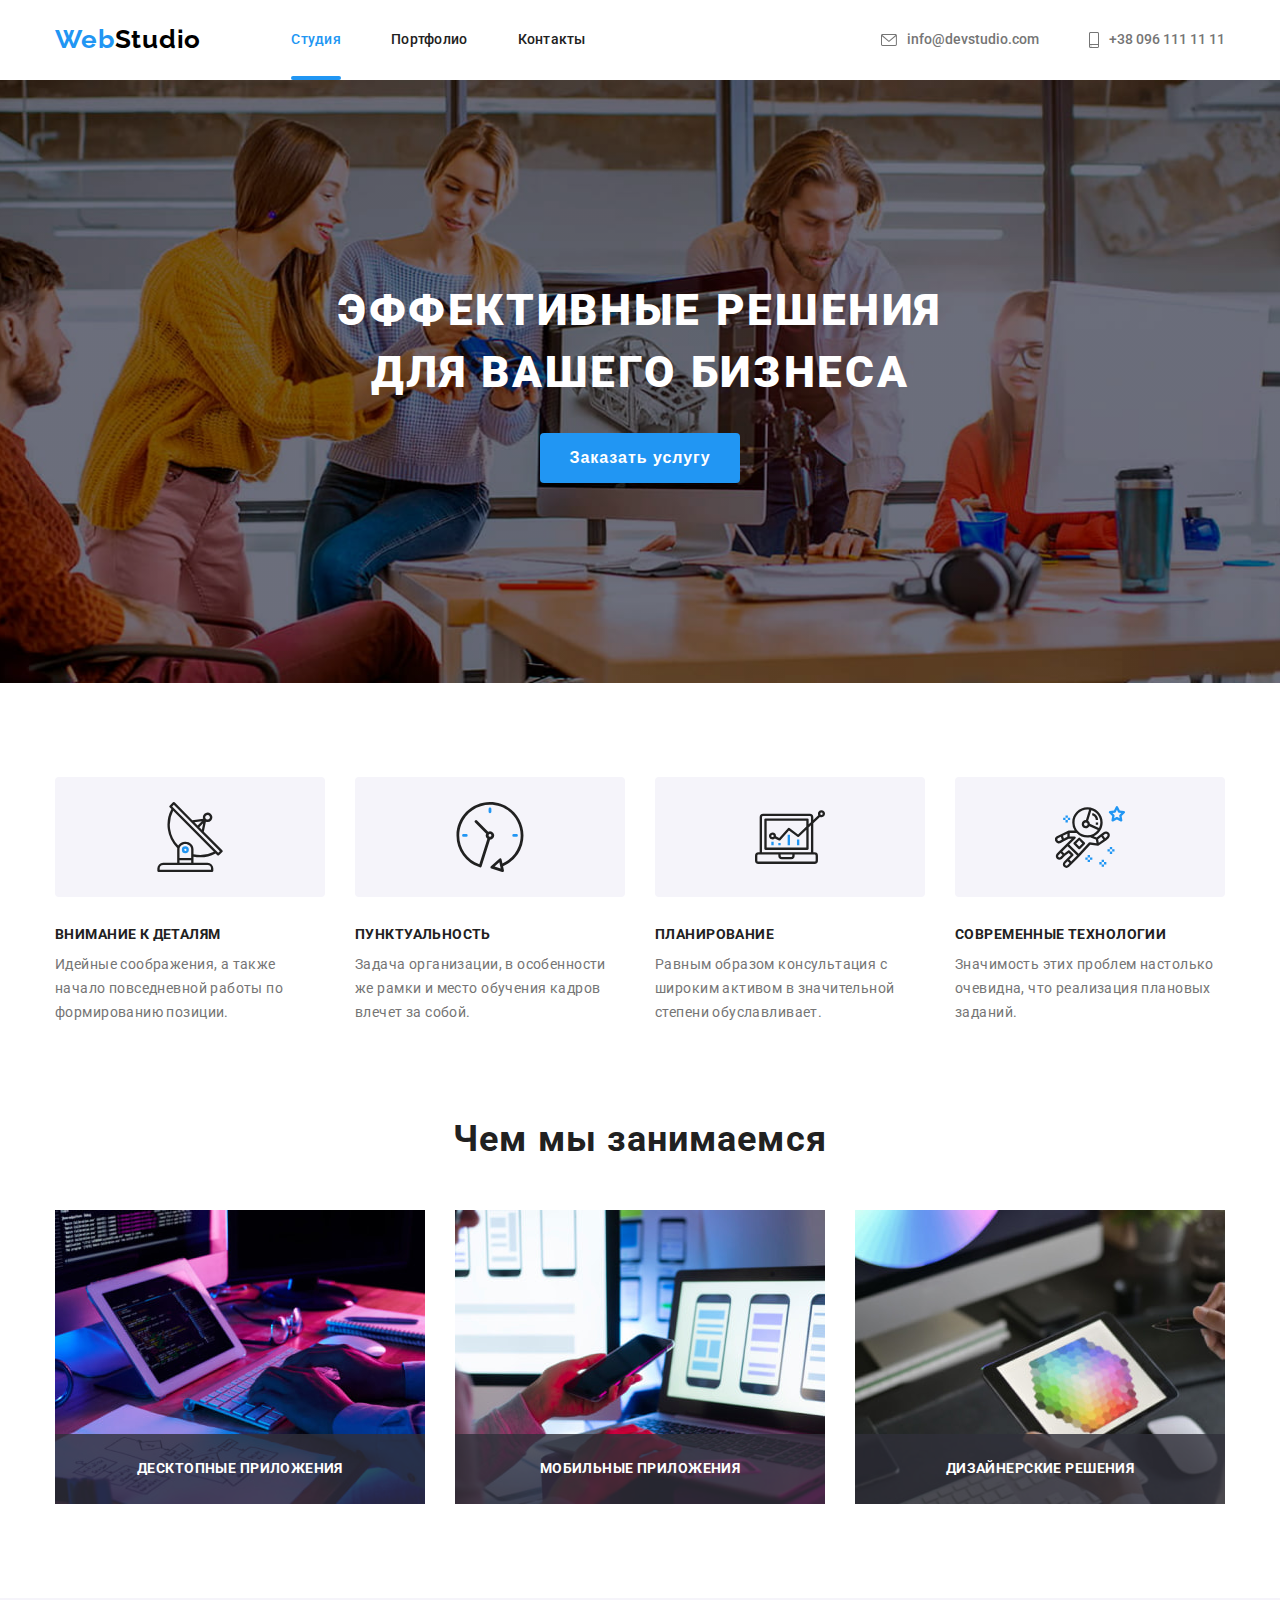
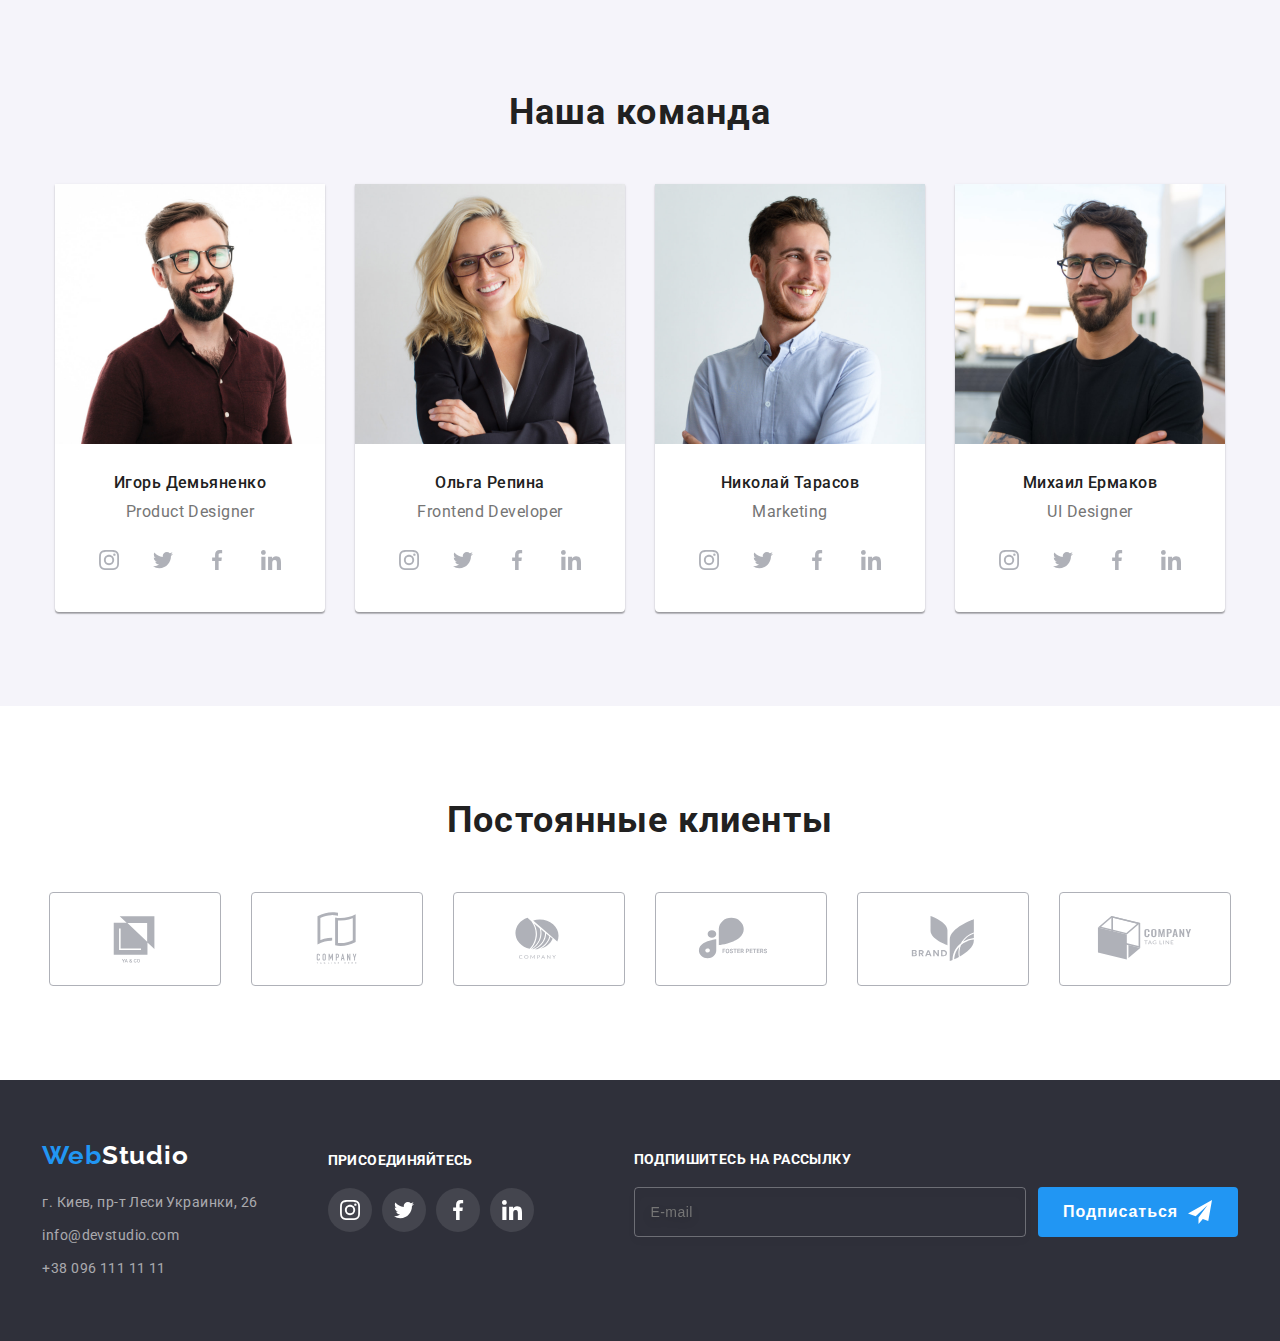
<file: index.html>
<!DOCTYPE html>
<html lang="ru">
<head>
    <meta charset="UTF-8">
    <meta http-equiv="X-UA-Compatible" content="IE=edge">
    <meta name="viewport" content="width=device-width, initial-scale=1.0">
    <title>Студия</title>

    <link rel="stylesheet" href="https://cdnjs.cloudflare.com/ajax/libs/modern-normalize/1.1.0/modern-normalize.min.css" integrity="sha512-wpPYUAdjBVSE4KJnH1VR1HeZfpl1ub8YT/NKx4PuQ5NmX2tKuGu6U/JRp5y+Y8XG2tV+wKQpNHVUX03MfMFn9Q==" crossorigin="anonymous" referrerpolicy="no-referrer" />

    <link rel="preconnect" href="https://fonts.googleapis.com">
    <link rel="preconnect" href="https://fonts.gstatic.com" crossorigin>
    <link href="https://fonts.googleapis.com/css2?family=Raleway:wght@700&family=Roboto:wght@400;500;700;900&display=swap" rel="stylesheet">
    

    <link rel="stylesheet" href="./css/main.min.css">
</head>
<body>
    <!-- Шапка сайта -->
    <header class="header">
        <div class="container header__container">
            <a class="logo logo__header" href="./index.html">Web<span class="logo__title">Studio</span></a> 

            <nav class="navigation">
                <ul class="navigation__list">
                    <li class="navigation__item">
                        <a class="navigation__link navigation__link--current" href="./index.html">Студия</a>
                    </li>

                    <li class="navigation__item">
                        <a class="navigation__link" href="./portfolio.html">Портфолио</a>
                    </li>

                    <li class="navigation__item">
                        <a class="navigation__link" href="">Контакты</a>
                    </li>
                </ul>
            </nav>

            <ul class="contact__list">
                <li class="contact__item">
                    <a class="contact__link" href="mailto:info@devstudio.com">
                        <svg class="contact__icon" width="16" height="12">
                            <use href="./img-studio/sprite-main.svg#mail">
                            </use>
                        </svg>
                        info@devstudio.com
                    </a>
                </li>

                <li class="contact__item">
                    <a class="contact__link" href="tel:+380961111111">
                        <svg class="contact__icon" width="10" height="16">
                            <use href="./img-studio/sprite-main.svg#phone">
                            </use>
                        </svg>
                        +38 096 111 11 11
                    </a>
                </li>
            </ul>
        </div> 
    </header>

    <main>
    <!-- Секция Герой -->

        <section class="hero overlay">                                                                              
            <div class="container">     
                <div class="hero__page">
                    <h1 class="hero__title">Эффективные решения для вашего бизнеса</h1>
                    <button class="button hero__button" type="button" data-modal-open>Заказать услугу</button>
                </div>
            </div>

            <!-- Модальное окно -->
            
            <div class="backdrop is-hidden" data-modal>
                <div class="modal">
            
                    <button class="modal-btn" data-modal-close>
                        <svg class="modal-btn__icon-close" width="18" height="18">
                            <use href="./img-studio/icons/modal-close.svg#icon-modal-close"></use>
                        </svg>
                    </button>
            
                    <form class="modal-form">
                        <b class="modal-form__title">Оставьте свои данные, мы вам перезвоним</b>
                        <!-- Данные клиента -->
                        <div class="modal-wrapper">
                            <label class="modal-form__group">
                                <span class="modal-form__label">Имя</span>
                                <input class="modal-form__input" type="main-task__text" name="user-name" minlength="3" placeholder=" "
                                    required />
                                <svg class="modal-form__icon" width="18" height="18">
                                    <use href="./img-studio/sprite-modal.svg#icon-person-black"></use>
                                </svg>
                            </label>
            
                            <label class="modal-form__group">
                                <span class="modal-form__label">Телефон</span>
                                <input class="modal-form__input" type="phone" name="user-phone" placeholder=" " required />
                                <svg class="modal-form__icon" width="18" height="18">
                                    <use href="./img-studio/sprite-modal.svg#icon-phone-black"></use>
                                </svg>
                            </label>
            
                            <label class="modal-form__group">
                                <span class="modal-form__label">Почта</span>
                                <input class="modal-form__input" type="email" name="user-mail" placeholder=" " required />
                                <svg class="modal-form__icon" width="18" height="18">
                                    <use href="./img-studio/sprite-modal.svg#icon-email-black"></use>
                                </svg>
                            </label>
            
                            <label class="modal-form__group">
                                <span class="modal-form__label">Комментарий</span>
                                <textarea class="modal-form__message" name="comment" rows=" " placeholder="Введите текст"></textarea>
                            </label>
                        </div>
                        <!-- Чекбокс -->
                        <label class="modal-policy__group">
                            <input class="checkbox visually-hidden" type="checkbox" name="mark" tabindex="-1"/>
                            <span class="custom-checkbox" tabindex="0" role="checkbox">
                                <svg class="custom-checkbox__icon" width="16" height="15">
                                    <use href="./img-studio/sprite-modal.svg#icon-vector"></use>
                                </svg>
                            </span>
                            <span class="modal-policy__desc">Соглашаюсь с рассылкой и принимаю 
                                <a class="modal-policy__link" href=""> Условия договора</a>
                            </span>
                        </label>
                        <button class="button modal-form__btn" type="submit">Отправить</button>
                    </form>
                </div>
            </div>
        </section>


    <!-- Секция Основные задачи -->
        <section class="features section">
        <!--Заголовок для ассистивных технологий-->
        <div class="container">  
            <h2 class="visually-hidden">Особенности</h2>
            <ul class="features__list">
                <li class="features__item">
                    <div class="features__icon">
                        <svg width="70" height="70">
                            <use href="./img-studio/sprite-features.svg#antenna"> 
                            </use>
                        </svg>
                    </div>
                    <h3 class="features__title">Внимание к деталям</h3>
                    <p class="features__text">
                        Идейные соображения, а также начало
                        повседневной работы по формированию позиции.
                    </p>
                </li>

                <li class="features__item">
                    <div class="features__icon">
                        <svg width="70" height="70">
                            <use href="./img-studio/sprite-features.svg#clock">
                            </use>
                        </svg>
                    </div>
                    <h3 class="features__title">Пунктуальность</h3>
                    <p class="features__text">
                        Задача организации, в особенности же рамки и
                        место обучения кадров влечет за собой.
                    </p>
                </li>

                <li class="features__item">
                    <div class="features__icon">
                        <svg width="70" height="70">
                            <use href="./img-studio/sprite-features.svg#diagram">
                            </use>
                        </svg> 
                    </div>
                    <h3 class="features__title">Планирование</h3>
                    <p class="features__text">
                        Равным образом консультация с широким активом
                        в значительной степени обуславливает.
                    </p>
                </li>

                <li class="features__item">
                    <div class="features__icon">
                        <svg width="70" height="70">
                            <use href="./img-studio/sprite-features.svg#astronaut">    
                            </use>
                        </svg>
                    </div>
                    <h3 class="features__title">Современные технологии</h3>
                    <p class="features__text">
                        Значимость этих проблем настолько очевидна,
                        что реализация плановых заданий.
                    </p>
                </li>
            </ul>
        </div>
        </section>
        
    <!-- Секция Чем мы занимаемся -->
        <section class="main-task">
        <div class="container">
            <h2 class="title">Чем мы занимаемся</h2>
            <ul class="main-task__list">
                <li class="main-task__item">
                    <img src="./img-studio/box1.jpeg" alt="Разработка сайтов" width="370">
                    <div class="main-task__box">
                        <p class="main-task__text">Десктопные приложения</p>
                    </div>
                </li>
                <li class="main-task__item">
                    <img src="./img-studio/box2.jpeg" alt="Техническая поддержка" width="370">
                    <div class="main-task__box">
                        <p class="main-task__text">Мобильные приложения</p>
                    </div>
                </li>
                <li class="main-task__item">
                    <img src="./img-studio/box3.jpeg" alt="Дизайнерское офорление" width="370">
                    <div class="main-task__box">
                        <p class="main-task__text">Дизайнерские решения</p>
                    </div>
                </li>
            </ul>
        </div>
        </section>
        
    <!-- Секция Наша команда -->
    <section class="team section">
        <div class="container">
        <h2 class="title">Наша команда</h2>
    
            <ul class="team__list">
                <li class="member">
                    <img class="member__img" src="./img-studio/igor-dem.jpeg" alt="Фото Игоря Демьяненко" width="270">
                    <div class="member__discription">
                        <h3 class="member__name">Игорь Демьяненко</h3>
                        <p class="member__text">Product Designer</p>
                    <ul class="member__social-list" >
                        <li class="member__social-item">
                            <a class="member__social-link" href="" aria-label="instagram">
                            <svg class="member__social-icon" width="20" height="20">
                                <use href="./img-studio/sprite-main.svg#instagram"></use>
                            </svg>
                            </a>
                        </li>

                        <li class="member__social-item">
                            <a class="member__social-link" href="" aria-label="twitter">
                            <svg class="member__social-icon" width="20" height="20">
                                <use href="./img-studio/sprite-main.svg#twitter"></use>
                            </svg>
                            </a>
                        </li>

                        <li class="member__social-item">
                            <a class="member__social-link" href="" aria-label="facebook">
                            <svg class="member__social-icon" width="20" height="20">
                                <use href="./img-studio/sprite-main.svg#facebook"></use>
                            </svg>
                            </a>
                        </li>

                        <li class="member__social-item">
                            <a class="member__social-link" href="" aria-label="linkedin">
                            <svg class="member__social-icon" width="20" height="20">
                                <use href="./img-studio/sprite-main.svg#linkedin"></use>
                            </svg>
                            </a>
                        </li>
                    </ul>
                    </div>
                </li>
                
                <li class="member">
                    <img class="member__img" src="./img-studio/olga-repina.jpeg" alt="Фото Ольги Репиной" width="270">
                    <div class="member__discription">
                        <h3 class="member__name">Ольга Репина</h3>
                        <p class="member__text">Frontend Developer</p>
                        <ul class="member__social-list" >
                            <li class="member__social-item">
                                <a class="member__social-link" href="" aria-label="instagram">
                                <svg class="member__social-icon" width="20" height="20">
                                    <use href="./img-studio/sprite-main.svg#instagram"></use>
                                </svg>
                                </a>
                            </li>
    
                            <li class="member__social-item">
                                <a class="member__social-link" href="" aria-label="twitter">
                                <svg class="member__social-icon" width="20" height="20">
                                    <use href="./img-studio/sprite-main.svg#twitter"></use>
                                </svg>
                                </a>
                            </li>
    
                            <li class="member__social-item">
                                <a class="member__social-link" href="" aria-label="facebook">
                                <svg class="member__social-icon" width="20" height="20">
                                    <use href="./img-studio/sprite-main.svg#facebook"></use>
                                </svg>
                                </a>
                            </li>
    
                            <li class="member__social-item">
                                <a class="member__social-link" href="" aria-label="linkedin">
                                <svg class="member__social-icon" width="20" height="20">
                                    <use href="./img-studio/sprite-main.svg#linkedin"></use>
                                </svg>
                                </a>
                            </li>
                        </ul>
                    </div>
                </li>
                
                <li class="member">
                    <img class="member__img" src="./img-studio/nikolay-tarasov.jpeg" alt="Фото Николая Тарасова" width="270">
                    <div class="member__discription">
                        <h3 class="member__name">Николай Тарасов</h3>
                        <p class="member__text">Marketing</p>
                        <ul class="member__social-list" >
                            <li class="member__social-item">
                                <a class="member__social-link" href="" aria-label="instagram">
                                <svg class="member__social-icon" width="20" height="20">
                                    <use href="./img-studio/sprite-main.svg#instagram"></use>
                                </svg>
                                </a>
                            </li>
    
                            <li class="member__social-item">
                                <a class="member__social-link" href="" aria-label="twitter">
                                <svg class="member__social-icon" width="20" height="20">
                                    <use href="./img-studio/sprite-main.svg#twitter"></use>
                                </svg>
                                </a>
                            </li>
    
                            <li class="member__social-item">
                                <a class="member__social-link" href="" aria-label="facebook">
                                <svg class="member__social-icon" width="20" height="20">
                                    <use href="./img-studio/sprite-main.svg#facebook"></use>
                                </svg>
                                </a>
                            </li>
    
                            <li class="member__social-item">
                                <a class="member__social-link" href="" aria-label="linkedin">
                                <svg class="member__social-icon" width="20" height="20">
                                    <use href="./img-studio/sprite-main.svg#linkedin"></use>
                                </svg>
                                </a>
                            </li>
                        </ul>
                    </div>
                </li>
                
                <li class="member">
                    <img class="member__img" src="./img-studio/mikhail-ermakov.jpeg" alt="Фото Михаила Ермакова" width="270">
                    <div class="member__discription">
                        <h3 class="member__name">Михаил Ермаков</h3>
                        <p class="member__text">UI Designer</p>
                        <ul class="member__social-list" >
                            <li class="member__social-item">
                                <a class="member__social-link" href="" aria-label="instagram">
                                <svg class="member__social-icon" width="20" height="20">
                                    <use href="./img-studio/sprite-main.svg#instagram"></use>
                                </svg>
                                </a>
                            </li>
    
                            <li class="member__social-item">
                                <a class="member__social-link" href="" aria-label="twitter">
                                <svg class="member__social-icon" width="20" height="20">
                                    <use href="./img-studio/sprite-main.svg#twitter"></use>
                                </svg>
                                </a>
                            </li>
    
                            <li class="member__social-item">
                                <a class="member__social-link" href="" aria-label="facebook">
                                <svg class="member__social-icon" width="20" height="20">
                                    <use href="./img-studio/sprite-main.svg#facebook"></use>
                                </svg>
                                </a>
                            </li>
    
                            <li class="member__social-item">
                                <a class="member__social-link" href="" aria-label="linkedin">
                                <svg class="member__social-icon" width="20" height="20">
                                    <use href="./img-studio/sprite-main.svg#linkedin"></use>
                                </svg>
                                </a>
                            </li>
                        </ul>
                    </div>
                </li>
            </ul>
        </div>
    </section>

    <!-- Постоянные клиенты -->
    <section class="section">
        <div class="container">
            <h2 class="title">Постоянные клиенты</h2>
            <ul class="cleint__list">
                <li class="client__item">
                    <a class="client__link" href="" aria-label="client-1" >
                        <svg class="client__icon" width="106" height="60">
                            <use href="./img-studio/sprite-main.svg#client-1"></use>
                        </svg>
                    </a>
                </li>

                <li class="client__item">
                    <a class="client__link" href="" aria-label="client-2" >
                        <svg class="client__icon" width="106" height="60">
                            <use href="./img-studio/sprite-main.svg#client-2"></use>
                        </svg>
                    </a>
                </li>


                <li class="client__item">
                    <a class="client__link" href="" aria-label="client-3" >
                        <svg class="client__icon" width="106" height="60">
                            <use href="./img-studio/sprite-main.svg#client-3"></use>
                        </svg>
                    </a>
                </li>

                <li class="client__item">
                    <a class="client__link" href="" aria-label="client-4" >
                        <svg class="client__icon" width="106" height="60">
                            <use href="./img-studio/sprite-main.svg#client-4"></use>
                        </svg>
                    </a>
                </li>

                <li class="client__item">
                    <a class="client__link" href="" aria-label="client-5" >
                        <svg class="client__icon" width="106" height="60">
                            <use href="./img-studio/sprite-main.svg#client-5"></use>
                        </svg>
                    </a>
                </li>

                <li class="client__item">
                    <a class="client__link" href="" aria-label="client-6" >
                        <svg class="client__icon" width="106" height="60">
                            <use href="./img-studio/sprite-main.svg#client-6"></use>
                        </svg>
                    </a>
                </li>
            </ul>

        </div>

    </section>
    </main>

<!-- Футер -->
    <footer class="footer">
        <div class="container footer__container">

            <div class="footer__address">
                <a class="logo" href="./index.html">Web<span class="logo__title logo__title--white">Studio</span></a> 
                <address class="address">
                    <ul class="address__list">
                        <li class="address__item"><a class="address__link" href="">г. Киев, пр-т Леси Украинки, 26</a></li>
                        <li class="address__item"><a class="address__link" href="mailto:info@devstudio.com">info@devstudio.com</a></li>
                        <li class="address__item"><a class="address__link" href="tel:+380961111111">+38 096 111 11 11</a></li>
                    </ul>
                </address>
            </div>

            <div class="network-address">
                <h2 class="network-address__slogan">присоединяйтесь</h2>
                <ul class="network-address__list">
                    <li class="network-address__item">
                        <a class="network-address__link" href="" aria-label="instagram">
                        <svg class="network-address__icon" width="20" height="20">
                            <use href="./img-studio/sprite-main.svg#instagram"></use>
                        </svg>
                        </a>
                    </li>

                    <li class="network-address__item">
                        <a class="network-address__link" href="" aria-label="twitter">
                        <svg class="network-address__icon" width="20" height="20">
                            <use href="./img-studio/sprite-main.svg#twitter"></use>
                        </svg>
                        </a>
                    </li>

                    <li class="network-address__item">
                        <a class="network-address__link" href="" aria-label="facebook">
                        <svg class="network-address__icon" width="20" height="20">
                            <use href="./img-studio/sprite-main.svg#facebook"></use>
                        </svg>
                        </a>
                    </li>

                    <li class="network-address__item">
                        <a class="network-address__link" href="" aria-label="linkedin">
                        <svg class="network-address__icon" width="20" height="20">
                            <use href="./img-studio/sprite-main.svg#linkedin"></use>
                        </svg>
                        </a>
                    </li>
                </ul>
            </div>

            <div class="footer-form">
                    <b class="footer-form__title">Подпишитесь на рассылку</b>
                <form class="footer-form__contact" name="contact-form">
                    <input class="footer-form__input" type="email" name="email" id="email" placeholder="E-mail">
                    <button class="button footer-form__btn-subscribe" type="submit">Подписаться
                        <svg class="footer-form__icon" width="24" height="24">
                            <use href="./img-studio/sprite-modal.svg#icon-send"></use>
                        </svg>
                    </button>
                </form>
            </div>
            
        </div>
    </footer>



<script src="./js/modal.js"></script>
</body>
</html>
</file>
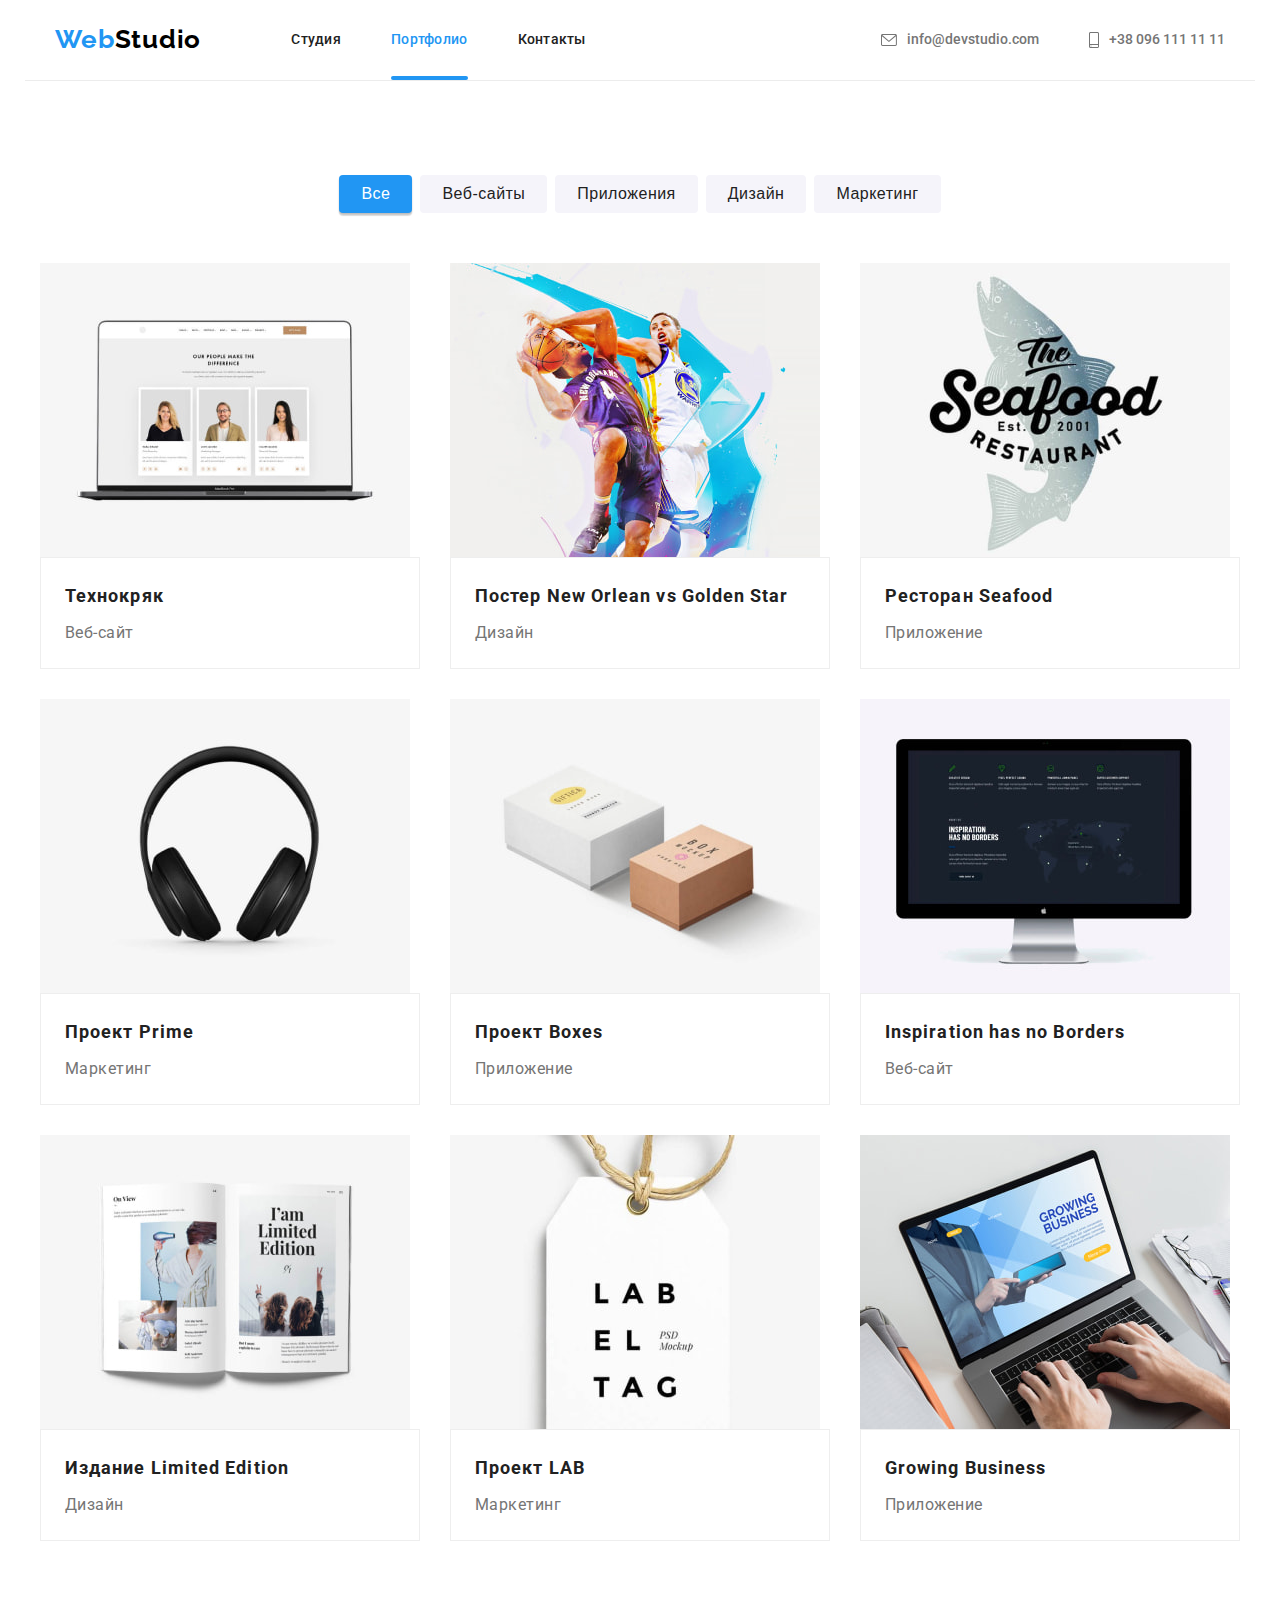
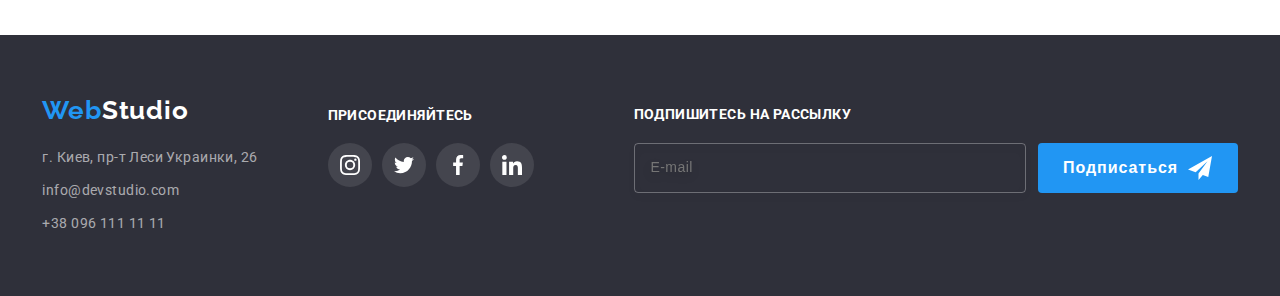
<file: portfolio.html>
<!DOCTYPE html>
<html lang="en">
<head>
    <meta charset="UTF-8">
    <meta http-equiv="X-UA-Compatible" content="IE=edge">
    <meta name="viewport" content="width=, initial-scale=1.0">
    <title>Портфолио</title>

    <link rel="stylesheet" href="https://cdnjs.cloudflare.com/ajax/libs/modern-normalize/1.1.0/modern-normalize.min.css" integrity="sha512-wpPYUAdjBVSE4KJnH1VR1HeZfpl1ub8YT/NKx4PuQ5NmX2tKuGu6U/JRp5y+Y8XG2tV+wKQpNHVUX03MfMFn9Q==" crossorigin="anonymous" referrerpolicy="no-referrer" />

    <link rel="preconnect" href="https://fonts.googleapis.com">
    <link rel="preconnect" href="https://fonts.gstatic.com" crossorigin>
    <link href="https://fonts.googleapis.com/css2?family=Raleway:wght@700&family=Roboto:wght@400;500;700;900&display=swap" rel="stylesheet">

    <link rel="stylesheet" href="./css/main.min.css">

</head>
<body>
    <!-- Шапка сайта -->
    <header class="header">
        <div class="container header__container header__container--border">
            <a class="logo logo__header" href="./index.html">Web<span class="logo__title">Studio</span></a>
    
            <nav class="navigation">
                <ul class="navigation__list">
                    <li class="navigation__item">
                        <a class="navigation__link" href="./index.html">Студия</a>
                    </li>
    
                    <li class="navigation__item">
                        <a class="navigation__link navigation__link--current" href="./portfolio.html">Портфолио</a>
                    </li>
    
                    <li class="navigation__item">
                        <a class="navigation__link" href="">Контакты</a>
                    </li>
                </ul>
            </nav>
    
            <ul class="contact__list">
                <li class="contact__item">
                    <a class="contact__link" href="mailto:info@devstudio.com">
                        <svg class="contact__icon" width="16" height="12">
                            <use href="./img-studio/sprite-main.svg#mail">
                            </use>
                        </svg>
                        info@devstudio.com
                    </a>
                </li>
    
                <li class="contact__item">
                    <a class="contact__link" href="tel:+380961111111">
                        <svg class="contact__icon" width="10" height="16">
                            <use href="./img-studio/sprite-main.svg#phone">
                            </use>
                        </svg>
                        +38 096 111 11 11
                    </a>
                </li>
            </ul>
        </div>
    </header>

    <main>
        <section class="section">
            <div class="container portfolio">
                <!-- Заголовок для ассистивных технологий -->
                <h1 class="visually-hidden">Портфолио</h1>
                 <!-- Фильтры -->
                <!-- Заголовок для ассистивных технологий -->
                <h2 class="visually-hidden">Фильтры страницы портфолио</h2>
                    <ul class="buttons-filter">
                        <li class="buttons-filter__item">
                            <button class="buttons-filter__btn buttons-filter__btn--current" type="button">Все</button>
                        </li>
                        <li class="buttons-filter__item">
                            <button class="buttons-filter__btn" type="button">Веб-сайты</button>
                        </li>
                        <li class="buttons-filter__item">
                            <button class="buttons-filter__btn" type="button">Приложения</button>
                        </li>
                        <li class="buttons-filter__item">
                            <button class="buttons-filter__btn" type="button">Дизайн</button>
                        </li>
                        <li class="buttons-filter__item">
                            <button class="buttons-filter__btn" type="button">Маркетинг</button>
                        </li>
                    </ul>              
                <!-- Заголовок для ассистивных технологий  -->
                <h2 class="visually-hidden">Галерея проектов</h2>
                <ul class="portfolio-gallery">

                    <li class="portfolio-gallery__item">
                        <a class="portfolio-gallery__link" href="">
                            <div class="portfolio-gallery__card">
                                <img src="./img-portfolio/img-1.jpeg" alt="Веб-сайт" width="370">
                                <p class="portfolio-gallery__text-transform">Ресурс предлагает комплексные предложения с разным уровнем функционала и сервисов. Все это позволит посетителю получить исчерпывающие сведения о компании или частном лице.</p>
                            </div>

                            <div class="portfolio-gallery__discription">
                                <h3 class="portfolio-gallery__title">Технокряк</h3>
                                <p class="portfolio-gallery__text">Веб-сайт</p>
                            </div>
                        </a>
                    </li>
    
                    <li class="portfolio-gallery__item">
                        <a class="portfolio-gallery__link" href="">
                            <div class="portfolio-gallery__card">
                                <img src="./img-portfolio/img-2.jpeg" alt="Дизайн" width="370">
                                <p class="portfolio-gallery__text-transform">Ресурс предлагает комплексные предложения с разным уровнем функционала и сервисов. Все это
                                    позволит посетителю получить исчерпывающие сведения о компании или частном лице.</p>
                            </div>
                                <div class="portfolio-gallery__discription">
                                    <h3 class="portfolio-gallery__title">Постер New Orlean vs Golden Star</h3>
                                    <p class="portfolio-gallery__text">Дизайн</p>
                                </div>
                        </a>
                    </li>
    
                    <li class="portfolio-gallery__item">
                        <a class="portfolio-gallery__link" href="">
                            <div class="portfolio-gallery__card">
                                <img src="./img-portfolio/img-3.jpeg" alt="Приложение" width="370">
                                <p class="portfolio-gallery__text-transform">Ресурс предлагает комплексные предложения с разным уровнем функционала и сервисов. Все это
                                    позволит посетителю получить исчерпывающие сведения о компании или частном лице.</p>
                            </div>
                                <div class="portfolio-gallery__discription">
                                    <h3 class="portfolio-gallery__title">Ресторан Seafood</h3>
                                    <p class="portfolio-gallery__text">Приложение</p>
                                </div> 
                        </a>
                    </li>
    
                    <li class="portfolio-gallery__item">
                        <a class="portfolio-gallery__link" href="">
                            <div class="portfolio-gallery__card">
                                <img src="./img-portfolio/img-4.jpeg" alt="Маркетинг" width="370">
                                <p class="portfolio-gallery__text-transform">Ресурс предлагает комплексные предложения с разным уровнем функционала и сервисов. Все это позволит посетителю получить исчерпывающие сведения о компании или частном лице.</p>
                            </div>
                                <div class="portfolio-gallery__discription">
                                    <h3 class="portfolio-gallery__title">Проект Prime</h3>
                                    <p class="portfolio-gallery__text">Маркетинг</p>
                                </div>
                        </a>
                    </li>
    
                    <li class="portfolio-gallery__item">
                        <a class="portfolio-gallery__link" href="">
                            <div class="portfolio-gallery__card">
                                    <img src="./img-portfolio/img-5.jpeg" alt="Приложение" width="370">
                                    <p class="portfolio-gallery__text-transform">Ресурс предлагает комплексные предложения с разным уровнем функционала и сервисов. Все это позволит посетителю получить исчерпывающие сведения о компании или частном лице.</p>
                            </div>
                                <div class="portfolio-gallery__discription">
                                    <h3 class="portfolio-gallery__title">Проект Boxes</h3>
                                    <p class="portfolio-gallery__text">Приложение</p>
                                </div>
                        </a>
                    </li>
    
                    <li class="portfolio-gallery__item">
                        <a class="portfolio-gallery__link" href="">
                            <div class="portfolio-gallery__card">
                                <img src="./img-portfolio/img-6.jpeg" alt="Веб-сайт" width="370">
                                <p class="portfolio-gallery__text-transform">Ресурс предлагает комплексные предложения с разным уровнем функционала и сервисов. Все это позволит посетителю получить исчерпывающие сведения о компании или частном лице.</p>
                            </div>
                                <div class="portfolio-gallery__discription">
                                    <h3 class="portfolio-gallery__title">Inspiration has no Borders</h3>
                                    <p class="portfolio-gallery__text">Веб-сайт</p>
                                </div>
                        </a>
                    </li>
    
                    <li class="portfolio-gallery__item">
                        <a class="portfolio-gallery__link" href="">
                            <div class="portfolio-gallery__card">
                                <img src="./img-portfolio/img-7.jpeg" alt="Дизайн" width="370">
                                <p class="portfolio-gallery__text-transform">Ресурс предлагает комплексные предложения с разным уровнем функционала и сервисов. Все это позволит посетителю получить исчерпывающие сведения о компании или частном лице.</p>
                            </div>
                                <div class="portfolio-gallery__discription">
                                    <h3 class="portfolio-gallery__title">Издание Limited Edition</h3>
                                    <p class="portfolio-gallery__text">Дизайн</p>
                                </div>
                        </a>
                    </li>
    
                    <li class="portfolio-gallery__item">
                        <a class="portfolio-gallery__link" href="">
                            <div class="portfolio-gallery__card">
                                <img src="./img-portfolio/img-8.jpeg" alt="Маркетинг" width="370">
                                <p class="portfolio-gallery__text-transform">Ресурс предлагает комплексные предложения с разным уровнем функционала и сервисов. Все это позволит посетителю получить исчерпывающие сведения о компании или частном лице.</p>
                            </div>
                                <div class="portfolio-gallery__discription">
                                    <h3 class="portfolio-gallery__title">Проект LAB</h3>
                                    <p class="portfolio-gallery__text">Маркетинг</p>
                                </div>
                        </a>
                    </li>
    
                    <li class="portfolio-gallery__item">
                        <a class="portfolio-gallery__link" href="">
                            <div class="portfolio-gallery__card">
                                <img src="./img-portfolio/img-9.jpeg" alt="Приложение" width="370">
                                <p class="portfolio-gallery__text-transform">Ресурс предлагает комплексные предложения с разным уровнем функционала и сервисов. Все это позволит посетителю получить исчерпывающие сведения о компании или частном лице.</p>
                            </div>
                                <div class="portfolio-gallery__discription">
                                    <h3 class="portfolio-gallery__title">Growing Business</h3>
                                    <p class="portfolio-gallery__text">Приложение</p>
                                </div>
                        </a>
                    </li>
                </ul>
            </div>
        </section>
    </main>

    <!-- Футер -->
    <footer class="footer">
        <div class="container footer__container">
    
            <div class="footer__address">
                <a class="logo" href="./index.html">Web<span class="logo__title logo__title--white">Studio</span></a>
                <address class="address">
                    <ul class="address__list">
                        <li class="address__item"><a class="address__link" href="">г. Киев, пр-т Леси Украинки, 26</a></li>
                        <li class="address__item"><a class="address__link"
                                href="mailto:info@devstudio.com">info@devstudio.com</a></li>
                        <li class="address__item"><a class="address__link" href="tel:+380961111111">+38 096 111 11 11</a>
                        </li>
                    </ul>
                </address>
            </div>
    
            <div class="network-address">
                <h2 class="network-address__slogan">присоединяйтесь</h2>
                <ul class="network-address__list">
                    <li class="network-address__item">
                        <a class="network-address__link" href="" aria-label="instagram">
                            <svg class="network-address__icon" width="20" height="20">
                                <use href="./img-studio/sprite-main.svg#instagram"></use>
                            </svg>
                        </a>
                    </li>
    
                    <li class="network-address__item">
                        <a class="network-address__link" href="" aria-label="twitter">
                            <svg class="network-address__icon" width="20" height="20">
                                <use href="./img-studio/sprite-main.svg#twitter"></use>
                            </svg>
                        </a>
                    </li>
    
                    <li class="network-address__item">
                        <a class="network-address__link" href="" aria-label="facebook">
                            <svg class="network-address__icon" width="20" height="20">
                                <use href="./img-studio/sprite-main.svg#facebook"></use>
                            </svg>
                        </a>
                    </li>
    
                    <li class="network-address__item">
                        <a class="network-address__link" href="" aria-label="linkedin">
                            <svg class="network-address__icon" width="20" height="20">
                                <use href="./img-studio/sprite-main.svg#linkedin"></use>
                            </svg>
                        </a>
                    </li>
                </ul>
            </div>
    
            <div class="footer-form">
                <b class="footer-form__title">Подпишитесь на рассылку</b>
                <form class="footer-form__contact" name="contact-form">
                    <input class="footer-form__input" type="email" name="email" id="email" placeholder="E-mail">
                    <button class="button footer-form__btn-subscribe" type="submit">Подписаться
                        <svg class="footer-form__icon" width="24" height="24">
                            <use href="./img-studio/sprite-modal.svg#icon-send"></use>
                        </svg>
                    </button>
                </form>
            </div>
    
        </div>
    </footer>
</body>
</html>
</file>
<file: css/main.min.css>
:root{--primary-text-color: #757575;--title-text-color: #212121;--accent-color: #2196f3;--background-clr-modal-form__btn: #f5f4fa;--card-set-gap: 30px;--bg-color-hero: #e5e5e5;--color-icon: #afb1b8;--color-icon-bg: #44454e;--transition-timing-function: cubic-bezier(0.4, 0, 0.2, 1);--transition-duration: 250ms}.visually-hidden{position:absolute;white-space:nowrap;width:1px;height:1px;overflow:hidden;border:0;padding:0;clip:rect(0 0 0 0);-webkit-clip-path:inset(50%);clip-path:inset(50%);margin:-1px}li{list-style:none;margin:0;padding:0}ul{list-style:none;margin:0;padding:0}a{display:block;text-decoration:none;margin:0}h1,h2,h3,p{margin:0}img{display:block;max-width:100%;height:auto}input{margin:0;padding:0}textarea{resize:none}body{font-family:'Roboto', sans-serif;background-color:#ffffff;color:var(--primary-text-color);margin:0}.container{width:1200px;padding-left:15px;padding-right:15px;margin-left:auto;margin-right:auto}.section{padding-top:94px;padding-bottom:94px}.title{margin-bottom:50px;font-weight:700;font-size:36px;line-height:1.16;text-align:center;letter-spacing:0.03em;color:var(--title-text-color)}@-webkit-keyframes animate-modal-form__btn{0%{-webkit-transform:scale(1);transform:scale(1)}50%{-webkit-transform:scale(1.25);transform:scale(1.25)}100%{-webkit-transform:scale(1);transform:scale(1)}}@keyframes animate-modal-form__btn{0%{-webkit-transform:scale(1);transform:scale(1)}50%{-webkit-transform:scale(1.25);transform:scale(1.25)}100%{-webkit-transform:scale(1);transform:scale(1)}}@-webkit-keyframes changeBgColor{0%{background-color:#fff}50%{background-color:#c2daf7}100%{background-color:#c7f3f1}}@keyframes changeBgColor{0%{background-color:#fff}50%{background-color:#c2daf7}100%{background-color:#c7f3f1}}.logo{font-family:'Raleway';font-weight:700;font-size:26px;line-height:1.2;letter-spacing:0.03em;color:var(--accent-color)}.logo__header{margin-right:90px}.logo__title{font-family:'Raleway';font-size:26px;line-height:1.2;letter-spacing:0.03em;color:#000000}.logo__title--white{color:#ffffff}.navigation__list{display:-webkit-box;display:-ms-flexbox;display:flex;-webkit-box-align:center;-ms-flex-align:center;align-items:center}.navigation__item{margin-right:50px}.navigation__item:last-child{margin-right:0}.navigation__link{position:relative;padding-top:32px;padding-bottom:32px;font-weight:500;font-size:14px;line-height:1.14;letter-spacing:0.02em;-webkit-transition:var(--transition-duration) var(--transition-timing-function);transition:var(--transition-duration) var(--transition-timing-function);color:var(--title-text-color)}.navigation__link--current{color:var(--accent-color)}.navigation__link:hover,.navigation__link:focus,.navigation__link:focus,.navigation__link--current:active{color:var(--accent-color)}.navigation__link--current::after{position:absolute;display:block;content:'';width:100%;height:4px;left:0;bottom:0;background:var(--accent-color);border-radius:2px}.contact__list{display:-webkit-box;display:-ms-flexbox;display:flex;-webkit-box-align:center;-ms-flex-align:center;align-items:center;margin-left:295px}.contact__list .contact__item+.contact__item{margin-left:50px}.contact__link{display:-webkit-box;display:-ms-flexbox;display:flex;-webkit-box-align:center;-ms-flex-align:center;align-items:center;-webkit-box-pack:center;-ms-flex-pack:center;justify-content:center;padding-top:32px;padding-bottom:32px;font-weight:500;font-size:14px;line-height:1.14;-webkit-transition:var(--transition-duration) var(--transition-timing-function);transition:var(--transition-duration) var(--transition-timing-function);color:var(--primary-text-color)}.contact__link:hover,.contact__link:focus{color:var(--accent-color)}.contact__link:hover .contact__icon,.contact__link:focus .contact__icon{fill:var(--accent-color)}.contact__icon{display:inline-block;-webkit-box-align:center;-ms-flex-align:center;align-items:center;-webkit-box-pack:center;-ms-flex-pack:center;justify-content:center;margin-right:10px;fill:var(--primary-text-color)}.button{width:200px;height:50px;-webkit-box-align:center;-ms-flex-align:center;align-items:center;text-align:center;font-weight:700;font-size:16px;line-height:1.8;letter-spacing:0.06em;cursor:pointer;border-radius:4px;border-width:inherit;background-color:var(--accent-color);color:#ffffff}.button:hover,.button:focus{background-color:#188ce8}.overlay{max-width:1600px;background-image:-webkit-gradient(linear, left bottom, left top, from(rgba(0,0,0,0.2)), to(rgba(0,0,0,0.2))),url(../img-studio/header.jpeg);background-image:linear-gradient(0deg, rgba(0,0,0,0.2), rgba(0,0,0,0.2)),url(../img-studio/header.jpeg);background-repeat:no-repeat;background-position:center;background-size:cover;background-color:rgba(47,48,58,0.4)}.backdrop{position:fixed;top:0;left:0;width:100%;height:100%;z-index:2;background-color:rgba(0,0,0,0.1);-webkit-transition:opacity 1000ms, visibility 600ms;transition:opacity 1000ms, visibility 600ms}.backdrop.is-hidden{opacity:0;visibility:hidden;pointer-events:none}.modal{position:absolute;top:50%;left:50%;-webkit-transform:translate(-50%, -50%);transform:translate(-50%, -50%);width:528px;border-radius:3px;padding:40px;background-color:#ffffff;-webkit-animation-name:changeBgColor;animation-name:changeBgColor;-webkit-animation-duration:4000ms;animation-duration:4000ms;-webkit-animation-timing-function:linear;animation-timing-function:linear;-webkit-animation-iteration-count:infinite;animation-iteration-count:infinite;-webkit-animation-direction:alternate;animation-direction:alternate;-webkit-animation-delay:250ms;animation-delay:250ms}.modal-btn{position:absolute;top:8px;right:8px;width:30px;height:30px;display:-webkit-box;display:-ms-flexbox;display:flex;-webkit-box-pack:center;-ms-flex-pack:center;justify-content:center;-webkit-box-align:center;-ms-flex-align:center;align-items:center;padding:0;z-index:3;cursor:pointer;border:1px solid rgba(0,0,0,0.1);border-radius:50%;background-color:transparent}.modal-btn__icon-close{-webkit-transition:var(--transition-duration) var(--transition-timing-function);transition:var(--transition-duration) var(--transition-timing-function)}.modal-btn__icon-close:hover,.modal-btn__icon-close:focus{fill:var(--accent-color)}.modal-form__title{display:block;-webkit-box-pack:center;-ms-flex-pack:center;justify-content:center;margin-bottom:12px;font-size:20px;line-height:1.15;text-align:center;letter-spacing:0.03em;color:var(--title-text-color)}.modal-wrapper{margin-bottom:20px}.modal-wrapper.modal-form__group+.modal-form__group{margin-top:10px}.modal-form__group{display:block;position:relative;width:100%}.modal-form__label{display:block;text-align:start;margin-bottom:4px;font-weight:400;font-size:12px;line-height:1.2;letter-spacing:0.01em;color:var(--primary-text-color)}.modal-form__input{position:relative;width:100%;height:40px;padding:11px 12px 11px 42px;border:1px solid rgba(33,33,33,0.2);border-radius:4px;cursor:pointer;outline:transparent;-webkit-transition:var(--transition-duration) var(--transition-timing-function);transition:var(--transition-duration) var(--transition-timing-function)}.modal-form__input:hover,.modal-form__input:focus{border:1px solid var(--accent-color)}.modal-form__input:focus+.modal-form__icon{fill:var(--accent-color)}.modal-form__input:hover+.modal-form__icon{fill:var(--accent-color)}.modal-form__icon{position:absolute;bottom:11px;left:12px;top:50%;left:12px;-webkit-transition:var(--transition-duration) var(--transition-timing-function);transition:var(--transition-duration) var(--transition-timing-function)}.modal-form__message{width:100%;height:120px;padding:12px 16px;border:1px solid rgba(33,33,33,0.2);border-radius:4px;outline:transparent;cursor:pointer;-webkit-transition:var(--transition-duration) var(--transition-timing-function);transition:var(--transition-duration) var(--transition-timing-function)}.modal-form__message:hover,.modal-form__message:focus{border:1px solid var(--accent-color)}.modal-form__message::-webkit-input-placeholder{opacity:0.5}.modal-form__message:-ms-input-placeholder{opacity:0.5}.modal-form__message::-ms-input-placeholder{opacity:0.5}.modal-form__message::placeholder{opacity:0.5}.modal-policy__group{display:-webkit-box;display:-ms-flexbox;display:flex;-webkit-box-pack:center;-ms-flex-pack:center;justify-content:center;-webkit-box-align:center;-ms-flex-align:center;align-items:center;margin-bottom:30px}.custom-checkbox{display:-webkit-box;display:-ms-flexbox;display:flex;-webkit-box-align:center;-ms-flex-align:center;align-items:center;-webkit-box-pack:center;-ms-flex-pack:center;justify-content:center;margin-right:7px;border-radius:2px;outline:2px solid var(--title-text-color);outline-offset:-2px;-webkit-transition:background-color var(--transition-duration) var(--transition-timing-function);transition:background-color var(--transition-duration) var(--transition-timing-function)}.custom-checkbox__icon{opacity:0}.custom-checkbox:focus{outline:var(--accent-color)}.checkbox:checked+.custom-checkbox .custom-checkbox__icon{opacity:1;fill:#ffffff}.checkbox:checked+.custom-checkbox{background-color:var(--accent-color);outline:var(--accent-color);-webkit-transition:var(--transition-duration) var(--transition-timing-function);transition:var(--transition-duration) var(--transition-timing-function)}.modal-policy__desc{display:-webkit-box;display:-ms-flexbox;display:flex;font-size:14px;line-height:1.7;letter-spacing:0.03em}.modal-policy__link{text-decoration:underline;margin-left:3px;color:var(--accent-color)}.modal-form__btn{display:block;margin:0 auto;-webkit-transition:var(--transition-duration) var(--transition-timing-function);transition:var(--transition-duration) var(--transition-timing-function)}.modal-form__btn:hover,.modal-form__btn:focus{-webkit-box-shadow:0px 4px 4px rgba(0,0,0,0.15);box-shadow:0px 4px 4px rgba(0,0,0,0.15)}.footer__address{padding-top:60px;padding-bottom:60px;margin-right:70px}.address{margin-top:20px}.address-text{display:block;font-family:'Roboto';font-style:normal;font-size:14px;line-height:1.71;letter-spacing:0.03em;color:#ffffff}.address__link{font-family:'Roboto';font-style:normal;font-size:14px;line-height:1.71;letter-spacing:0.03em;color:rgba(255,255,255,0.6)}.address .address__item+.address__item{padding-top:9px}.network-address{margin-right:100px;padding-top:72px;padding-bottom:100px}.network-address__slogan{margin-bottom:20px;font-weight:700;font-size:14px;line-height:16px;letter-spacing:0.03em;text-transform:uppercase;color:#ffffff}.network-address__list{display:-webkit-box;display:-ms-flexbox;display:flex}.network-address__item:not(:last-child){margin-right:10px}.network-address__link{display:-webkit-box;display:-ms-flexbox;display:flex;-webkit-box-pack:center;-ms-flex-pack:center;justify-content:center;-webkit-box-align:center;-ms-flex-align:center;align-items:center;width:44px;height:44px;border-radius:50%;-webkit-transition:var(--transition-duration) var(--transition-timing-function);transition:var(--transition-duration) var(--transition-timing-function);background-color:var(--color-icon-bg)}.network-address__link:hover,.network-address__link:focus{color:#ffffff;background-color:var(--accent-color)}.network-address__icon{fill:#ffffff}.footer-form{padding-top:72px;padding-bottom:94px}.footer-form__title{display:block;font-size:14px;line-height:1.14;letter-spacing:0.03em;text-transform:uppercase;margin-bottom:20px;color:#ffffff}.footer-form__contact{display:-webkit-box;display:-ms-flexbox;display:flex;-webkit-box-pack:center;-ms-flex-pack:center;justify-content:center}.footer-form__input{display:inline-block;width:358px;margin-right:12px;padding:15px 16px;font-size:14px;line-height:1.14;letter-spacing:0.03em;color:#ffffff;background-color:transparent;outline:transparent;border:1px solid rgba(255,255,255,0.3);-webkit-filter:drop-shadow(0px 4px 4px rgba(0,0,0,0.15));filter:drop-shadow(0px 4px 4px rgba(0,0,0,0.15));border-radius:4px}.footer-form__input:hover,.footer-form__input:focus{border:1px solid var(--accent-color)}.footer-form__btn-subscribe{display:-webkit-box;display:-ms-flexbox;display:flex;-webkit-box-pack:center;-ms-flex-pack:center;justify-content:center}.footer-form__icon{fill:#ffffff;margin-left:10px}.buttons-filter__btn{font-weight:500;font-size:16px;line-height:1.62;text-align:center;letter-spacing:0.03em;background-color:#f5f4fa;border-radius:4px;border:none;padding:6px 22px;cursor:pointer;-webkit-transition:var(--transition-duration) var(--transition-timing-function);transition:var(--transition-duration) var(--transition-timing-function);color:var(--title-text-color);background-color:var(--background-clr-modal-form__btn)}.buttons-filter__btn--current,.buttons-filter__btn:hover,.buttons-filter__btn:focus{color:#ffffff;background-color:var(--accent-color);-webkit-box-shadow:0px 3px 1px rgba(0,0,0,0.1),0px 1px 2px rgba(0,0,0,0.08),0px 2px 2px rgba(0,0,0,0.12);box-shadow:0px 3px 1px rgba(0,0,0,0.1),0px 1px 2px rgba(0,0,0,0.08),0px 2px 2px rgba(0,0,0,0.12)}.buttons-filter__btn.current:focus,.buttons-filter__btn.current:active{background-color:var(--accent-color)}.buttons-filter{display:-webkit-box;display:-ms-flexbox;display:flex;-webkit-box-pack:center;-ms-flex-pack:center;justify-content:center;height:54px;-webkit-box-align:start;-ms-flex-align:start;align-items:flex-start;margin-bottom:34px}.buttons-filter__item{height:38px;min-width:73px}.buttons-filter .buttons-filter__item+.buttons-filter__item{margin-left:8px}.header__container{display:-webkit-box;display:-ms-flexbox;display:flex;-webkit-box-align:center;-ms-flex-align:center;align-items:center;-webkit-box-pack:center;-ms-flex-pack:center;justify-content:center;height:80px}.header__container--border{border-bottom:1px solid #ececec}.hero{margin-left:auto;margin-right:auto}.hero__page{padding-top:200px;padding-bottom:200px;text-align:center}.hero__title{-webkit-box-align:center;-ms-flex-align:center;align-items:center;width:696px;margin-left:auto;margin-right:auto;font-weight:900;font-size:44px;line-height:1.4;text-align:center;letter-spacing:0.06em;text-transform:uppercase;color:#ffffff}.hero__button{margin-top:30px;-webkit-animation:animate-modal-form__btn 3000ms infinite 1000ms;animation:animate-modal-form__btn 3000ms infinite 1000ms}.features__list{display:-webkit-box;display:-ms-flexbox;display:flex;-ms-flex-line-pack:center;align-content:center;-webkit-box-pack:center;-ms-flex-pack:center;justify-content:center}.features__item{width:270px}.features .features__item+.features__item{margin-left:var(--card-set-gap)}.features__icon{display:-webkit-box;display:-ms-flexbox;display:flex;-webkit-box-align:center;-ms-flex-align:center;align-items:center;-webkit-box-pack:center;-ms-flex-pack:center;justify-content:center;border-radius:4px;width:270px;height:120px;margin-bottom:30px;background:#f5f4fa}.features__title{margin-bottom:10px;font-weight:700;font-size:14px;line-height:1.14;letter-spacing:0.03em;text-transform:uppercase;color:var(--title-text-color)}.features__text{font-size:14px;line-height:1.7;letter-spacing:0.03em;color:var(--primary-text-color)}.main-task{padding-bottom:94px}.main-task__item{position:relative}.main-task__list{display:-webkit-box;display:-ms-flexbox;display:flex;-webkit-box-pack:center;-ms-flex-pack:center;justify-content:center;-webkit-box-align:center;-ms-flex-align:center;align-items:center}.main-task__list .main-task__item+.main-task__item{margin-left:var(--card-set-gap)}.main-task__box{position:absolute;content:'';display:-webkit-box;display:-ms-flexbox;display:flex;-webkit-box-pack:center;-ms-flex-pack:center;justify-content:center;-webkit-box-align:center;-ms-flex-align:center;align-items:center;width:100%;height:70px;left:0;bottom:0;background-color:rgba(47,48,58,0.8)}.main-task__text{font-weight:700;font-size:14px;line-height:1.14;text-align:center;letter-spacing:0.03em;text-transform:uppercase;color:#ffffff}.team{background:#f5f4fa}.team__list{display:-webkit-box;display:-ms-flexbox;display:flex;-ms-flex-wrap:wrap;flex-wrap:wrap;text-align:center;-webkit-box-pack:center;-ms-flex-pack:center;justify-content:center}.team__list .member+.member{margin-left:var(--card-set-gap)}.member{-webkit-box-shadow:0px 1px 3px rgba(0,0,0,0.12),0px 1px 1px rgba(0,0,0,0.14),0px 2px 1px rgba(0,0,0,0.2);box-shadow:0px 1px 3px rgba(0,0,0,0.12),0px 1px 1px rgba(0,0,0,0.14),0px 2px 1px rgba(0,0,0,0.2);border-radius:0px 0px 4px 4px;background-color:#ffffff}.member__discription{padding-top:30px;padding-bottom:30px}.member__name{text-align:center;margin-bottom:10px;font-weight:500;font-size:16px;line-height:1.18;letter-spacing:0.03em;color:var(--title-text-color)}.member__text{text-align:center;font-weight:400;font-size:16px;line-height:1.18;letter-spacing:0.03em;margin-bottom:16px;color:var(--primary-text-color)}.member__social-list{display:-webkit-box;display:-ms-flexbox;display:flex;-webkit-box-align:center;-ms-flex-align:center;align-items:center;-webkit-box-pack:center;-ms-flex-pack:center;justify-content:center}.member__social-item:not(:last-child){margin-right:10px}.member__social-link{display:-webkit-box;display:-ms-flexbox;display:flex;-webkit-box-pack:center;-ms-flex-pack:center;justify-content:center;-webkit-box-align:center;-ms-flex-align:center;align-items:center;width:44px;height:44px;cursor:pointer;border-radius:50%;-webkit-transition:var(--transition-duration) var(--transition-timing-function);transition:var(--transition-duration) var(--transition-timing-function);background-color:#ffffff;color:var(--color-icon)}.member__social-link:hover,.member__social-link:focus{color:#ffffff;background-color:var(--accent-color)}.member__social-icon{fill:currentColor}.cleint__list{display:-webkit-box;display:-ms-flexbox;display:flex;-ms-flex-wrap:wrap;flex-wrap:wrap;-webkit-box-align:center;-ms-flex-align:center;align-items:center;-webkit-box-pack:center;-ms-flex-pack:center;justify-content:center}.cleint__list .client__item+.client__item{margin-left:var(--card-set-gap)}.client__link{display:-webkit-box;display:-ms-flexbox;display:flex;-webkit-box-pack:center;-ms-flex-pack:center;justify-content:center;-webkit-box-align:center;-ms-flex-align:center;align-items:center;width:170px;height:92px;cursor:pointer;border:1px solid #afb1b8;border-radius:4px;-webkit-transition:var(--transition-duration) var(--transition-timing-function);transition:var(--transition-duration) var(--transition-timing-function);color:var(--color-icon)}.client__link:hover,.client__link:focus{color:var(--accent-color);border:1px solid var(--accent-color)}.client__icon{fill:currentColor}.footer{background:#2f303a}.footer__container{display:-webkit-box;display:-ms-flexbox;display:flex;-webkit-box-pack:center;-ms-flex-pack:center;justify-content:center}.portfolio-gallery{display:-webkit-box;display:-ms-flexbox;display:flex;-ms-flex-wrap:wrap;flex-wrap:wrap;margin-left:calc(-1 * var(--card-set-gap));margin-top:calc(-1 * var(--card-set-gap))}.portfolio-gallery__text{margin-top:4px;font-size:16px;line-height:1.88;letter-spacing:0.03em;color:var(--primary-text-color)}.portfolio-gallery__card{position:relative;overflow:hidden}.portfolio-gallery>.portfolio-gallery__item{-ms-flex-preferred-size:calc(100% / 3 - var(--card-set-gap));flex-basis:calc(100% / 3 - var(--card-set-gap));margin-left:var(--card-set-gap);margin-top:var(--card-set-gap);background:#ffffff}.portfolio-gallery__text-transform{position:absolute;width:100%;height:100%;padding:63px 24px;opacity:0;background:rgba(33,150,243,0.9);-webkit-transform:translateY(0);transform:translateY(0);-webkit-transition:-webkit-transform var(--transition-duration) var(--transition-timing-function);transition:-webkit-transform var(--transition-duration) var(--transition-timing-function);transition:transform var(--transition-duration) var(--transition-timing-function);transition:transform var(--transition-duration) var(--transition-timing-function), -webkit-transform var(--transition-duration) var(--transition-timing-function);font-size:18px;line-height:1.55;letter-spacing:0.03em;color:#ffffff}.portfolio-gallery__link{-webkit-transition:var(--transition-duration) var(--transition-timing-function);transition:var(--transition-duration) var(--transition-timing-function)}.portfolio-gallery__link:hover,.portfolio-gallery__link:focus{-webkit-box-shadow:0px 1px 1px rgba(0,0,0,0.12),0px 4px 4px rgba(0,0,0,0.06),1px 4px 6px rgba(0,0,0,0.16);box-shadow:0px 1px 1px rgba(0,0,0,0.12),0px 4px 4px rgba(0,0,0,0.06),1px 4px 6px rgba(0,0,0,0.16)}.portfolio-gallery__link:hover .portfolio-gallery__text-transform,.portfolio-gallery__link:focus .portfolio-gallery__text-transform{-webkit-transform:translateY(-100%);transform:translateY(-100%);opacity:1}.portfolio-gallery .portfolio-gallery__discription{display:block;padding:20px 24px;text-align:start;border:1px solid #eeeeee}.portfolio-gallery .portfolio-gallery__title{font-weight:700;font-size:18px;line-height:2;letter-spacing:0.06em;color:var(--title-text-color)}
/*# sourceMappingURL=main.min.css.map */
</file>
